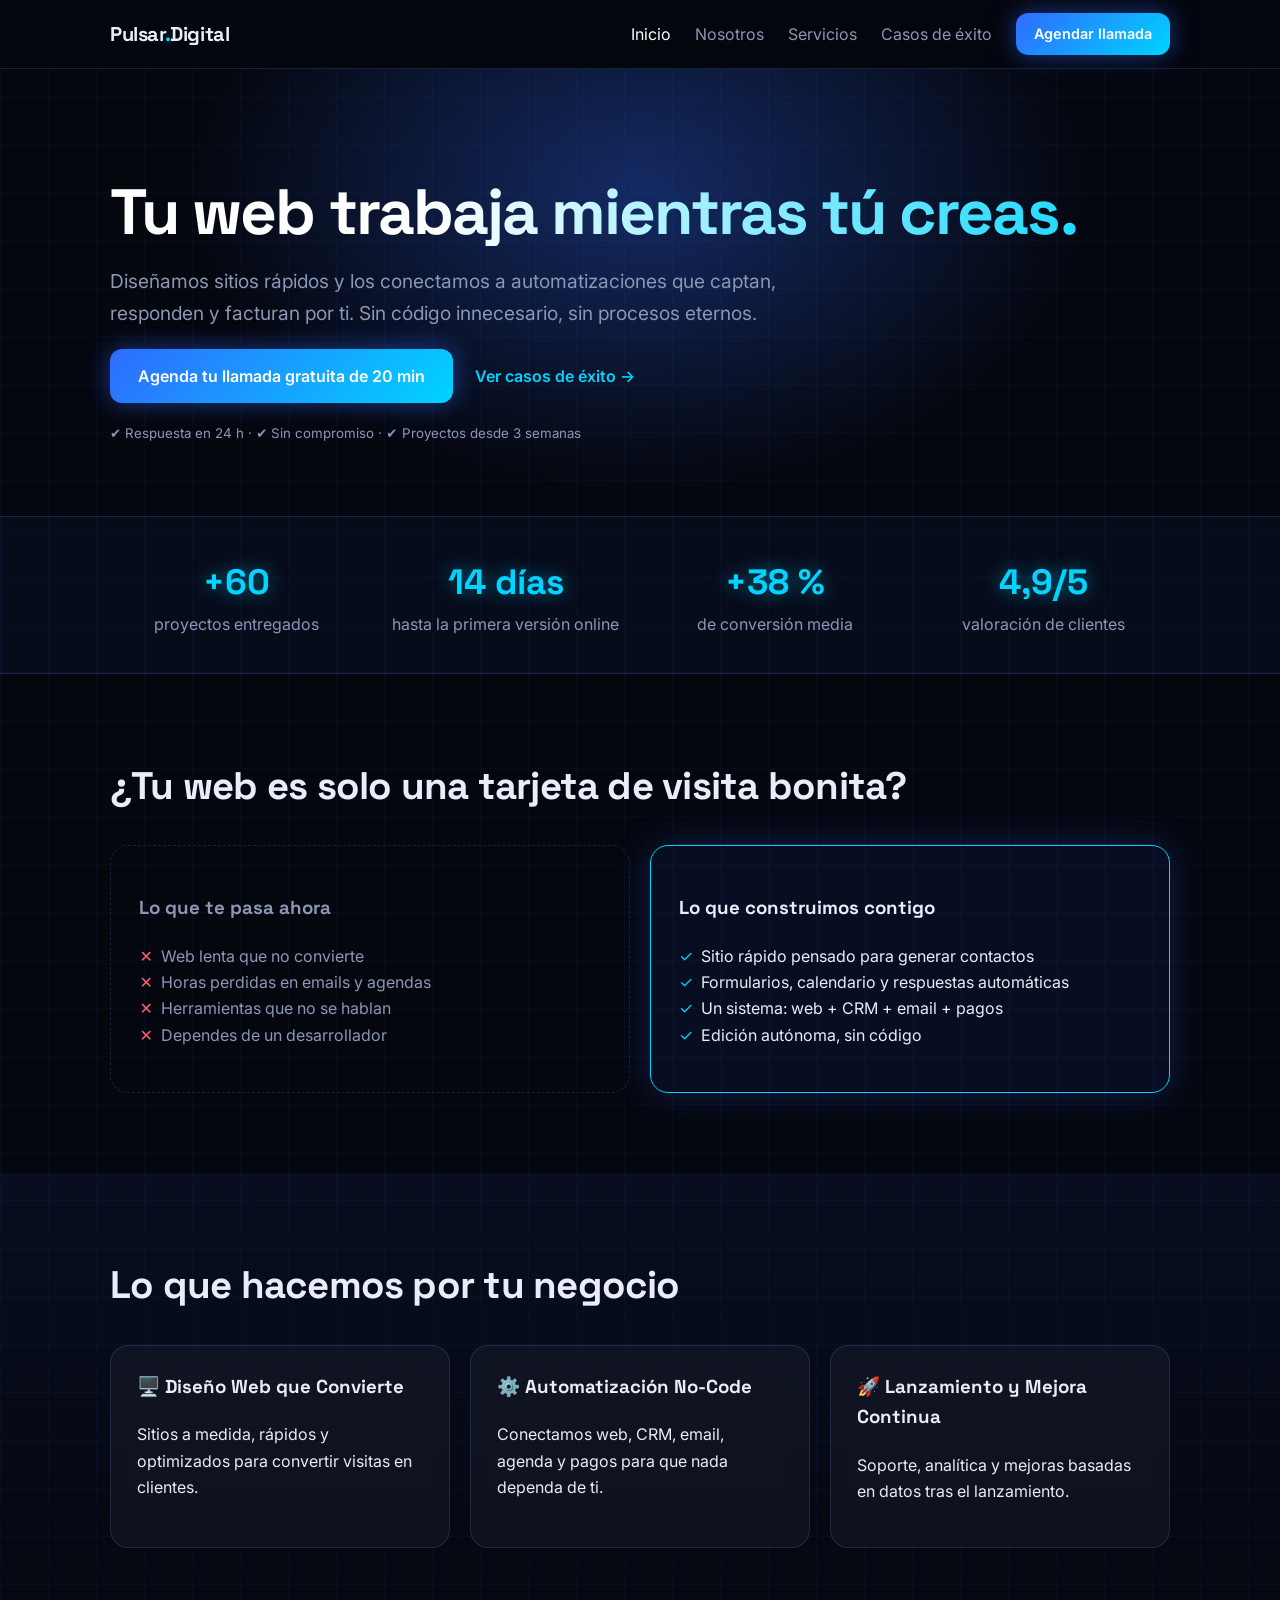
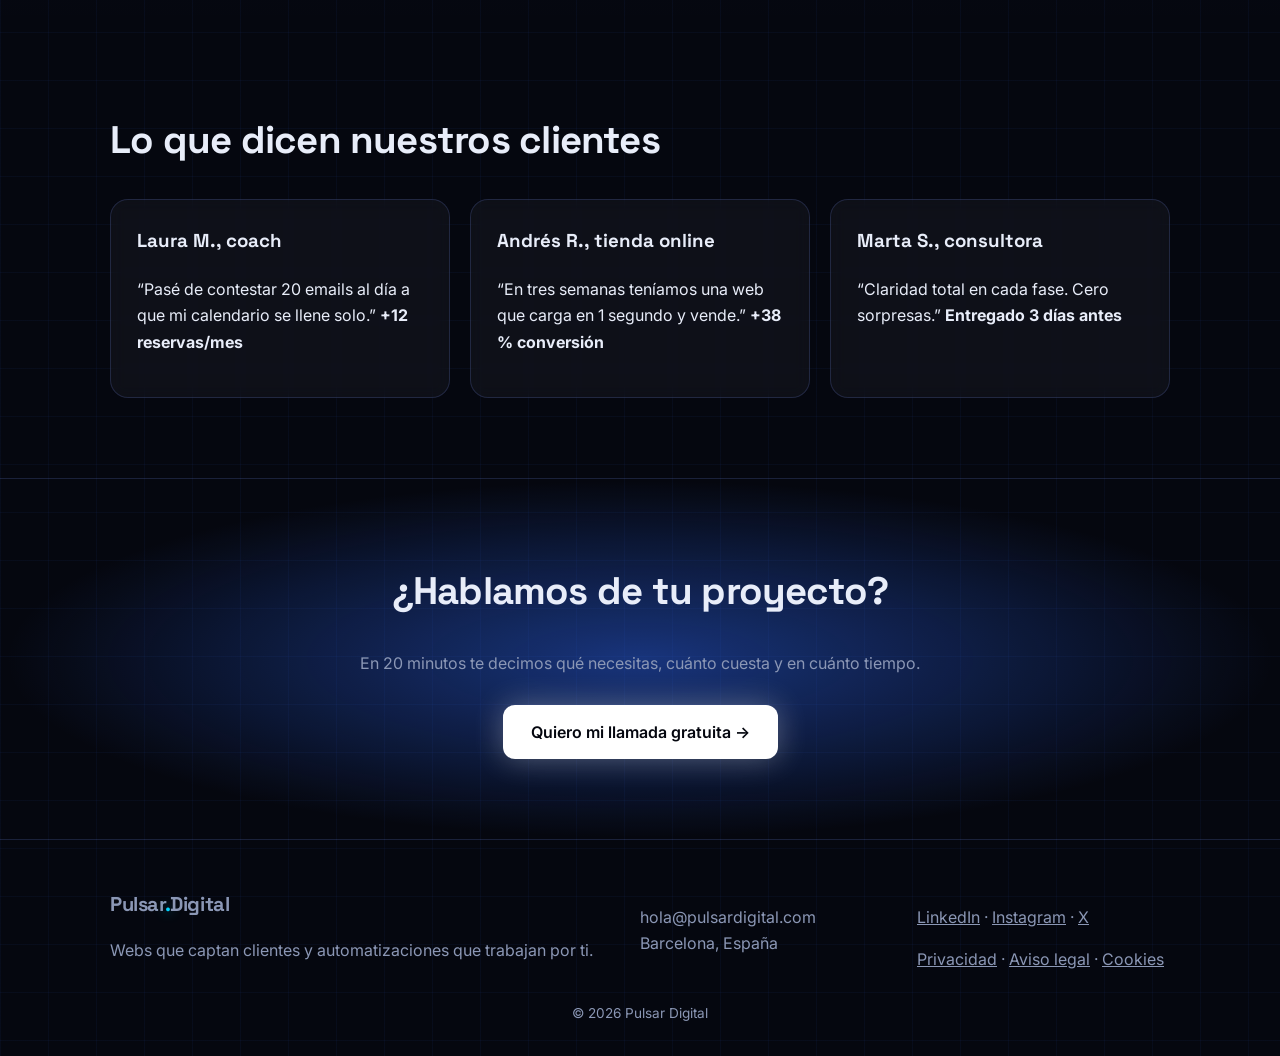
<file: index.html>
<!DOCTYPE html>
<html lang="es"><head><meta charset="utf-8">
<meta name="viewport" content="width=device-width,initial-scale=1">
<title>Webs que captan clientes | Pulsar Digital</title><meta name="description" content="Diseño web y automatización no-code para emprendedores y pymes.">
<link rel="preconnect" href="https://fonts.googleapis.com"><link rel="stylesheet" href="https://fonts.googleapis.com/css2?family=Inter:wght@400;500;600&family=Space+Grotesk:wght@500;700&display=swap"><link rel="stylesheet" href="css/styles.css"></head><body>
<header class="hd"><div class="wrap bar"><a class="logo" href="index.html">Pulsar<b>.</b>Digital</a>
<button id="mb" aria-label="Menú">☰</button><nav id="nav"><a href="index.html" class=on>Inicio</a><a href="nosotros.html">Nosotros</a><a href="servicios.html">Servicios</a><a href="casos.html">Casos de éxito</a><a class="btn sm" href="contacto.html">Agendar llamada</a></nav></div></header>
<main><section class="hero"><div class="wrap"><h1>Tu web trabaja mientras tú creas.</h1>
<p class="lead">Diseñamos sitios rápidos y los conectamos a automatizaciones que captan, responden y facturan por ti. Sin código innecesario, sin procesos eternos.</p>
<p><a class="btn" href="contacto.html">Agenda tu llamada gratuita de 20 min</a> <a class="lnk" href="casos.html">Ver casos de éxito →</a></p>
<small>✔ Respuesta en 24 h · ✔ Sin compromiso · ✔ Proyectos desde 3 semanas</small></div></section>
<section class="stats"><div class="wrap grid4"><div><b>+60</b>proyectos entregados</div><div><b>14 días</b>hasta la primera versión online</div><div><b>+38 %</b>de conversión media</div><div><b>4,9/5</b>valoración de clientes</div></div></section>
<section><div class="wrap"><h2>¿Tu web es solo una tarjeta de visita bonita?</h2>
<div class="vs"><div class="no"><h3>Lo que te pasa ahora</h3><ul><li>Web lenta que no convierte</li><li>Horas perdidas en emails y agendas</li><li>Herramientas que no se hablan</li><li>Dependes de un desarrollador</li></ul></div>
<div class="yes"><h3>Lo que construimos contigo</h3><ul><li>Sitio rápido pensado para generar contactos</li><li>Formularios, calendario y respuestas automáticas</li><li>Un sistema: web + CRM + email + pagos</li><li>Edición autónoma, sin código</li></ul></div></div></div></section>
<section class="alt"><div class="wrap"><h2>Lo que hacemos por tu negocio</h2><div class="grid"><article class="card"><h3>🖥️ Diseño Web que Convierte</h3><p>Sitios a medida, rápidos y optimizados para convertir visitas en clientes.</p></article><article class="card"><h3>⚙️ Automatización No-Code</h3><p>Conectamos web, CRM, email, agenda y pagos para que nada dependa de ti.</p></article><article class="card"><h3>🚀 Lanzamiento y Mejora Continua</h3><p>Soporte, analítica y mejoras basadas en datos tras el lanzamiento.</p></article></div></div></section>
<section><div class="wrap"><h2>Lo que dicen nuestros clientes</h2><div class="grid"><article class="card"><h3>Laura M., coach</h3><p>“Pasé de contestar 20 emails al día a que mi calendario se llene solo.” <b>+12 reservas/mes</b></p></article><article class="card"><h3>Andrés R., tienda online</h3><p>“En tres semanas teníamos una web que carga en 1 segundo y vende.” <b>+38 % conversión</b></p></article><article class="card"><h3>Marta S., consultora</h3><p>“Claridad total en cada fase. Cero sorpresas.” <b>Entregado 3 días antes</b></p></article></div></div></section>
<section class="cta"><div class="wrap"><h2>¿Hablamos de tu proyecto?</h2><p>En 20 minutos te decimos qué necesitas, cuánto cuesta y en cuánto tiempo.</p><a class="btn inv" href="contacto.html">Quiero mi llamada gratuita →</a></div></section></main>
<footer><div class="wrap ft"><div><a class="logo" href="index.html">Pulsar<b>.</b>Digital</a><p>Webs que captan clientes y automatizaciones que trabajan por ti.</p></div>
<div><p>hola@pulsardigital.com<br>Barcelona, España</p></div>
<div><p><a href="#">LinkedIn</a> · <a href="#">Instagram</a> · <a href="#">X</a></p><p><a href="#">Privacidad</a> · <a href="#">Aviso legal</a> · <a href="#">Cookies</a></p></div></div>
<p class="c">© <span id="y"></span> Pulsar Digital</p></footer>
<script src="js/main.js"></script></body></html>
</file>
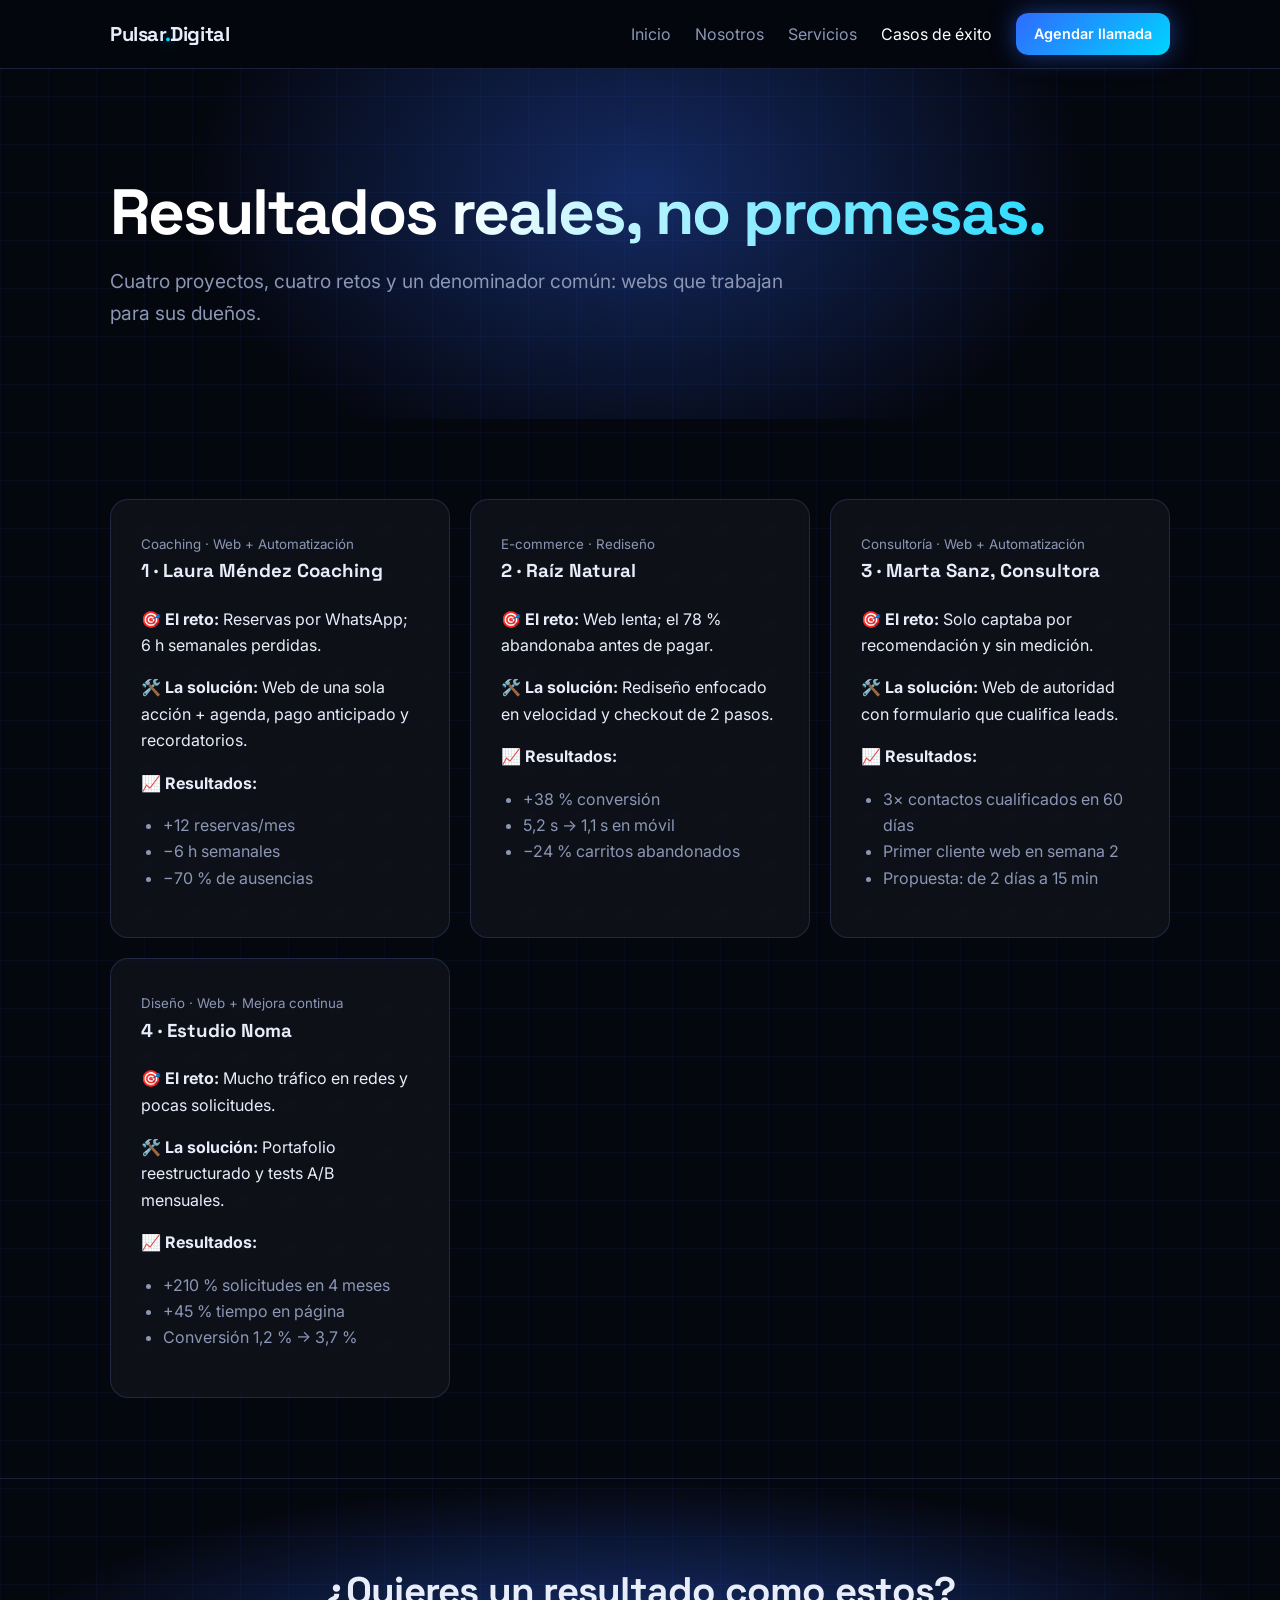
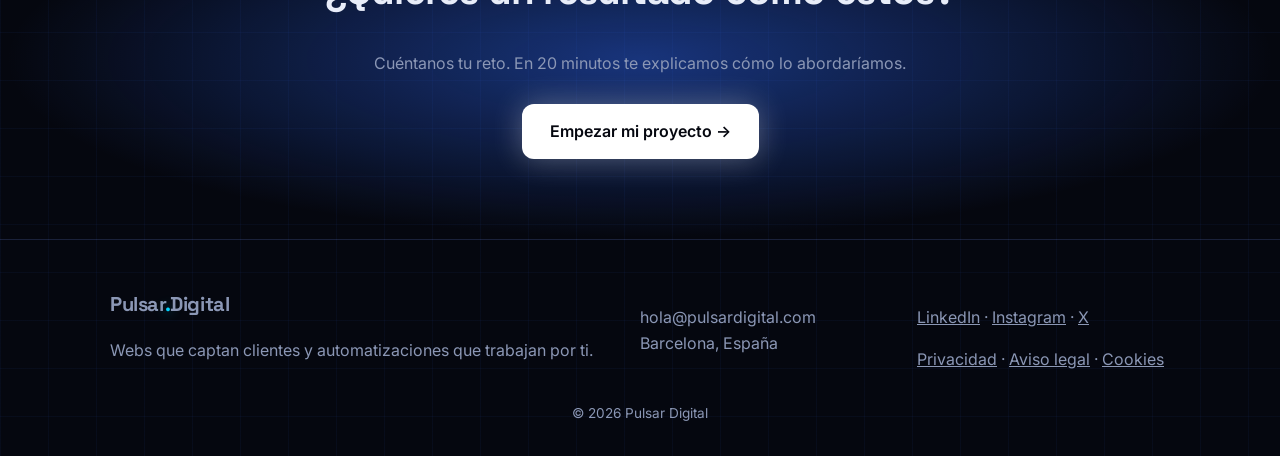
<file: casos.html>
<!DOCTYPE html>
<html lang="es"><head><meta charset="utf-8">
<meta name="viewport" content="width=device-width,initial-scale=1">
<title>Casos de éxito | Pulsar Digital</title><meta name="description" content="Proyectos reales con resultados medibles.">
<link rel="preconnect" href="https://fonts.googleapis.com"><link rel="stylesheet" href="https://fonts.googleapis.com/css2?family=Inter:wght@400;500;600&family=Space+Grotesk:wght@500;700&display=swap"><link rel="stylesheet" href="css/styles.css"></head><body>
<header class="hd"><div class="wrap bar"><a class="logo" href="index.html">Pulsar<b>.</b>Digital</a>
<button id="mb" aria-label="Menú">☰</button><nav id="nav"><a href="index.html">Inicio</a><a href="nosotros.html">Nosotros</a><a href="servicios.html">Servicios</a><a href="casos.html" class=on>Casos de éxito</a><a class="btn sm" href="contacto.html">Agendar llamada</a></nav></div></header>
<main><section class="hero"><div class="wrap"><h1>Resultados reales, no promesas.</h1><p class="lead">Cuatro proyectos, cuatro retos y un denominador común: webs que trabajan para sus dueños.</p></div></section>
<section><div class="wrap grid">
<article class="card big"><small>Coaching · Web + Automatización</small><h3>1 · Laura Méndez Coaching</h3><p><b>🎯 El reto:</b> Reservas por WhatsApp; 6 h semanales perdidas.</p><p><b>🛠️ La solución:</b> Web de una sola acción + agenda, pago anticipado y recordatorios.</p><p><b>📈 Resultados:</b></p><ul><li>+12 reservas/mes</li><li>−6 h semanales</li><li>−70 % de ausencias</li></ul></article>
<article class="card big"><small>E-commerce · Rediseño</small><h3>2 · Raíz Natural</h3><p><b>🎯 El reto:</b> Web lenta; el 78 % abandonaba antes de pagar.</p><p><b>🛠️ La solución:</b> Rediseño enfocado en velocidad y checkout de 2 pasos.</p><p><b>📈 Resultados:</b></p><ul><li>+38 % conversión</li><li>5,2 s → 1,1 s en móvil</li><li>−24 % carritos abandonados</li></ul></article>
<article class="card big"><small>Consultoría · Web + Automatización</small><h3>3 · Marta Sanz, Consultora</h3><p><b>🎯 El reto:</b> Solo captaba por recomendación y sin medición.</p><p><b>🛠️ La solución:</b> Web de autoridad con formulario que cualifica leads.</p><p><b>📈 Resultados:</b></p><ul><li>3× contactos cualificados en 60 días</li><li>Primer cliente web en semana 2</li><li>Propuesta: de 2 días a 15 min</li></ul></article>
<article class="card big"><small>Diseño · Web + Mejora continua</small><h3>4 · Estudio Noma</h3><p><b>🎯 El reto:</b> Mucho tráfico en redes y pocas solicitudes.</p><p><b>🛠️ La solución:</b> Portafolio reestructurado y tests A/B mensuales.</p><p><b>📈 Resultados:</b></p><ul><li>+210 % solicitudes en 4 meses</li><li>+45 % tiempo en página</li><li>Conversión 1,2 % → 3,7 %</li></ul></article>
</div></section>
<section class="cta"><div class="wrap"><h2>¿Quieres un resultado como estos?</h2><p>Cuéntanos tu reto. En 20 minutos te explicamos cómo lo abordaríamos.</p><a class="btn inv" href="contacto.html">Empezar mi proyecto →</a></div></section></main>
<footer><div class="wrap ft"><div><a class="logo" href="index.html">Pulsar<b>.</b>Digital</a><p>Webs que captan clientes y automatizaciones que trabajan por ti.</p></div>
<div><p>hola@pulsardigital.com<br>Barcelona, España</p></div>
<div><p><a href="#">LinkedIn</a> · <a href="#">Instagram</a> · <a href="#">X</a></p><p><a href="#">Privacidad</a> · <a href="#">Aviso legal</a> · <a href="#">Cookies</a></p></div></div>
<p class="c">© <span id="y"></span> Pulsar Digital</p></footer>
<script src="js/main.js"></script></body></html>
</file>
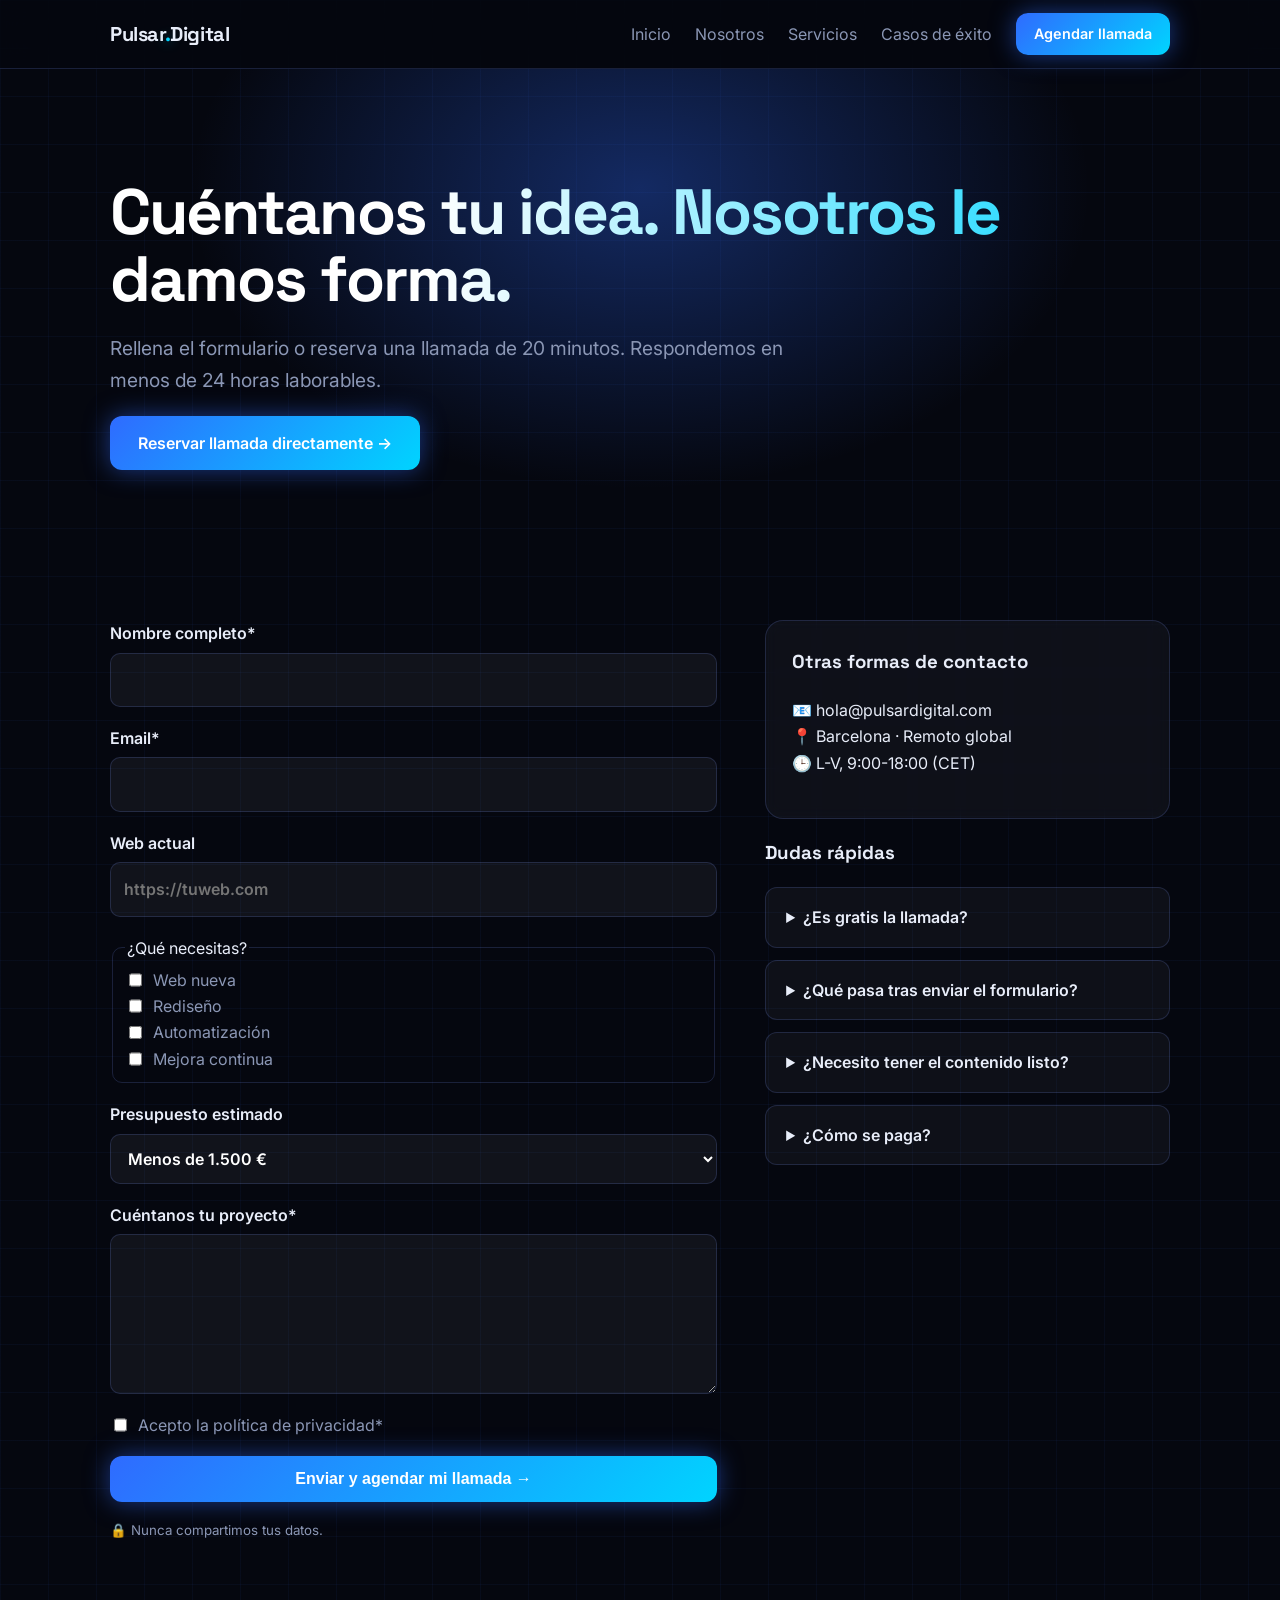
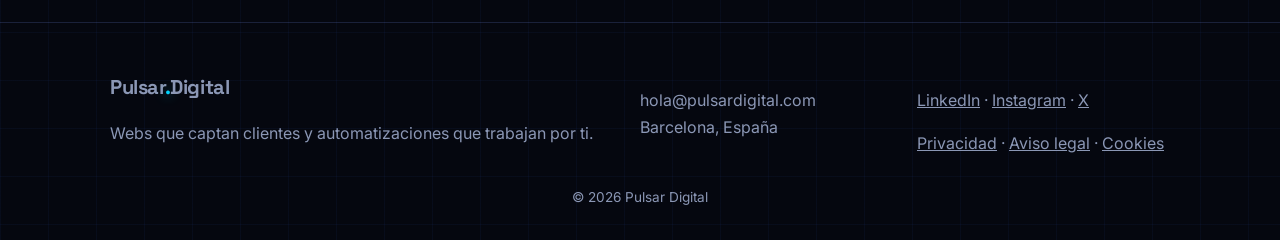
<file: contacto.html>
<!DOCTYPE html>
<html lang="es"><head><meta charset="utf-8">
<meta name="viewport" content="width=device-width,initial-scale=1">
<title>Contacto | Pulsar Digital</title><meta name="description" content="Agenda tu llamada gratuita de 20 minutos.">
<link rel="preconnect" href="https://fonts.googleapis.com"><link rel="stylesheet" href="https://fonts.googleapis.com/css2?family=Inter:wght@400;500;600&family=Space+Grotesk:wght@500;700&display=swap"><link rel="stylesheet" href="css/styles.css"></head><body>
<header class="hd"><div class="wrap bar"><a class="logo" href="index.html">Pulsar<b>.</b>Digital</a>
<button id="mb" aria-label="Menú">☰</button><nav id="nav"><a href="index.html">Inicio</a><a href="nosotros.html">Nosotros</a><a href="servicios.html">Servicios</a><a href="casos.html">Casos de éxito</a><a class="btn sm" href="contacto.html">Agendar llamada</a></nav></div></header>
<main><section class="hero"><div class="wrap"><h1>Cuéntanos tu idea. Nosotros le damos forma.</h1><p class="lead">Rellena el formulario o reserva una llamada de 20 minutos. Respondemos en menos de 24 horas laborables.</p>
<a class="btn" href="https://calendly.com/TU-USUARIO" target="_blank" rel="noopener">Reservar llamada directamente →</a></div></section>
<section><div class="wrap two"><form class="form" action="https://formspree.io/f/TU_ID" method="POST">
<label>Nombre completo*<input name="nombre" required></label>
<label>Email*<input type="email" name="email" required></label>
<label>Web actual<input type="url" name="url" placeholder="https://tuweb.com"></label>
<fieldset><legend>¿Qué necesitas?</legend><label><input type="checkbox" name="necesidad" value="web"> Web nueva</label><label><input type="checkbox" name="necesidad" value="rediseno"> Rediseño</label><label><input type="checkbox" name="necesidad" value="auto"> Automatización</label><label><input type="checkbox" name="necesidad" value="mejora"> Mejora continua</label></fieldset>
<label>Presupuesto estimado<select name="presupuesto"><option>Menos de 1.500 €</option><option>1.500-3.000 €</option><option>3.000-5.000 €</option><option>Más de 5.000 €</option><option>Prefiero hablarlo</option></select></label>
<label>Cuéntanos tu proyecto*<textarea name="mensaje" rows="5" required></textarea></label>
<label class="chk"><input type="checkbox" required> Acepto la política de privacidad*</label>
<button class="btn" type="submit">Enviar y agendar mi llamada →</button><small>🔒 Nunca compartimos tus datos.</small></form>
<aside><div class="card"><h3>Otras formas de contacto</h3><p>📧 hola@pulsardigital.com<br>📍 Barcelona · Remoto global<br>🕒 L-V, 9:00-18:00 (CET)</p></div>
<h3>Dudas rápidas</h3><details><summary>¿Es gratis la llamada?</summary><p>Sí, 20 minutos sin compromiso.</p></details><details><summary>¿Qué pasa tras enviar el formulario?</summary><p>Respondemos en 24 h; tras la llamada, propuesta en 48 h.</p></details><details><summary>¿Necesito tener el contenido listo?</summary><p>No, te ayudamos a definirlo y redactarlo.</p></details><details><summary>¿Cómo se paga?</summary><p>50 % al iniciar y 50 % a la entrega. Planes mensuales por adelantado.</p></details></aside></div></section></main>
<footer><div class="wrap ft"><div><a class="logo" href="index.html">Pulsar<b>.</b>Digital</a><p>Webs que captan clientes y automatizaciones que trabajan por ti.</p></div>
<div><p>hola@pulsardigital.com<br>Barcelona, España</p></div>
<div><p><a href="#">LinkedIn</a> · <a href="#">Instagram</a> · <a href="#">X</a></p><p><a href="#">Privacidad</a> · <a href="#">Aviso legal</a> · <a href="#">Cookies</a></p></div></div>
<p class="c">© <span id="y"></span> Pulsar Digital</p></footer>
<script src="js/main.js"></script></body></html>
</file>
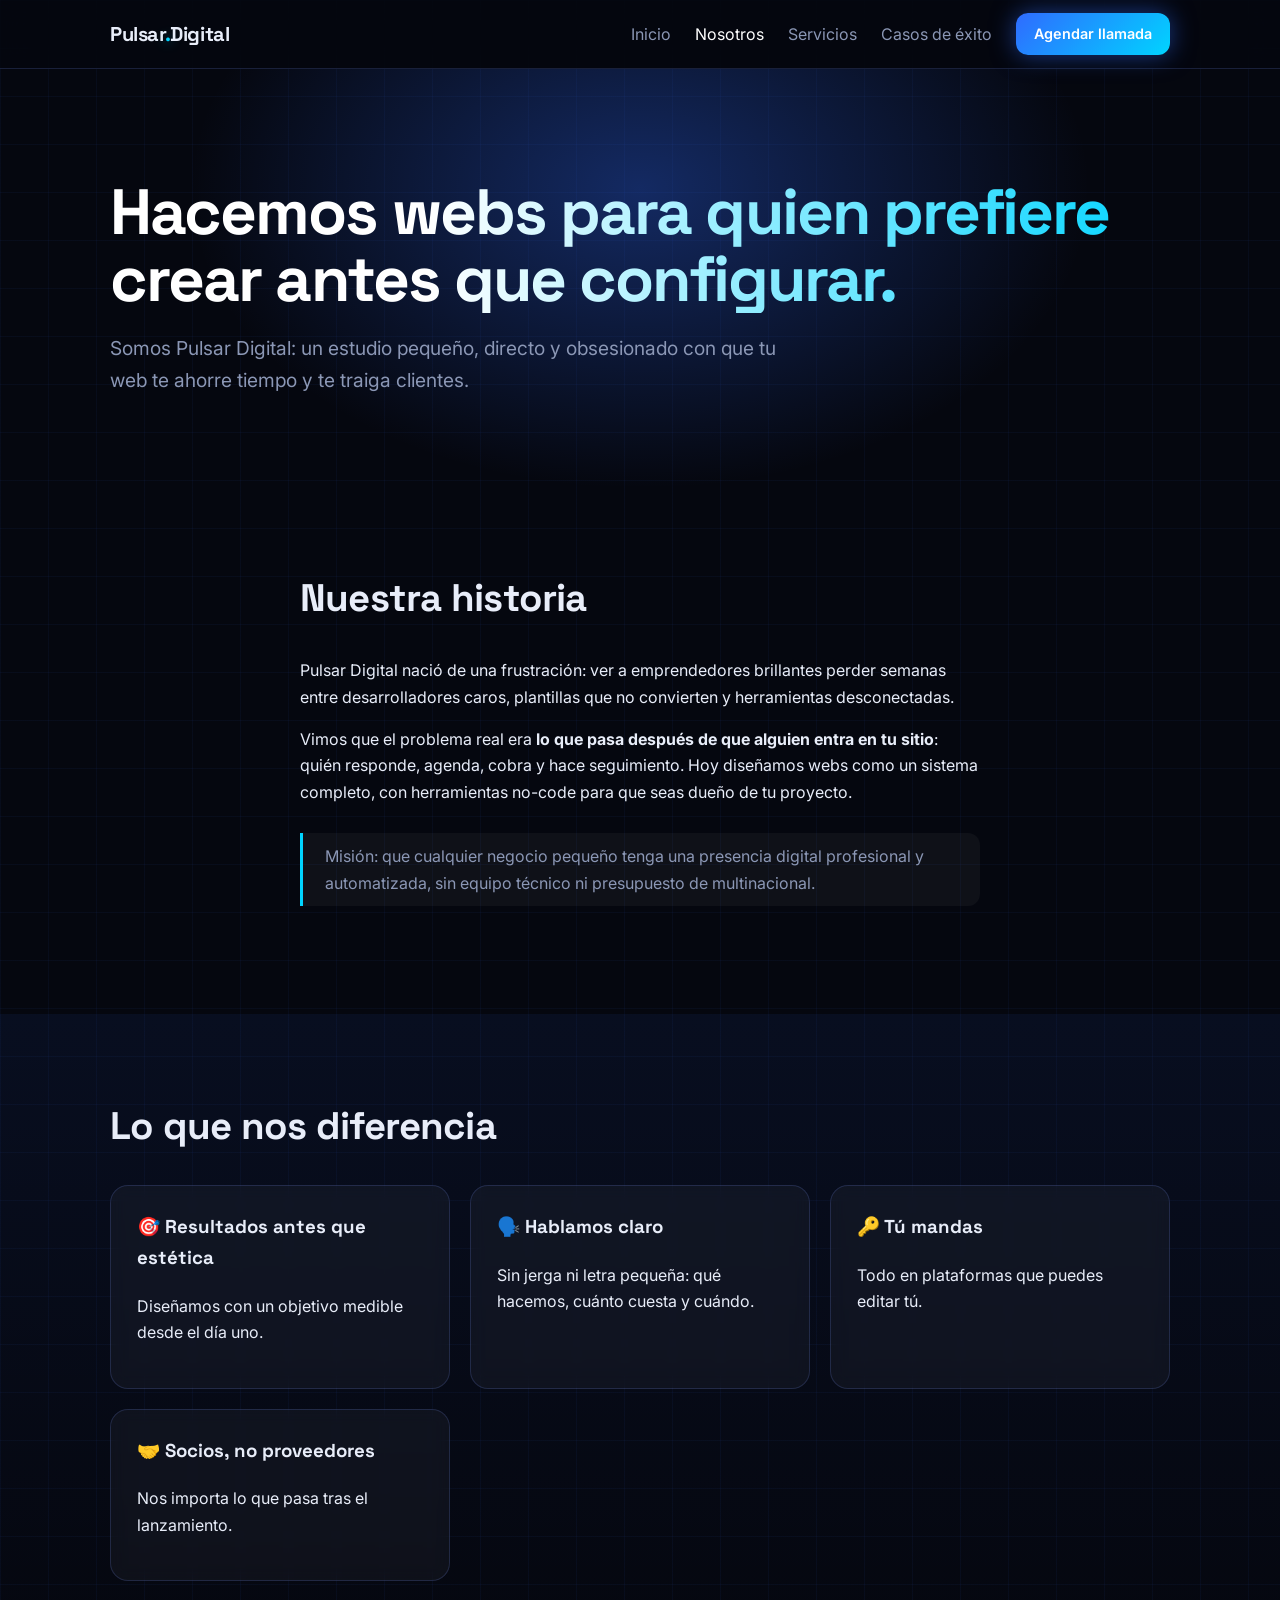
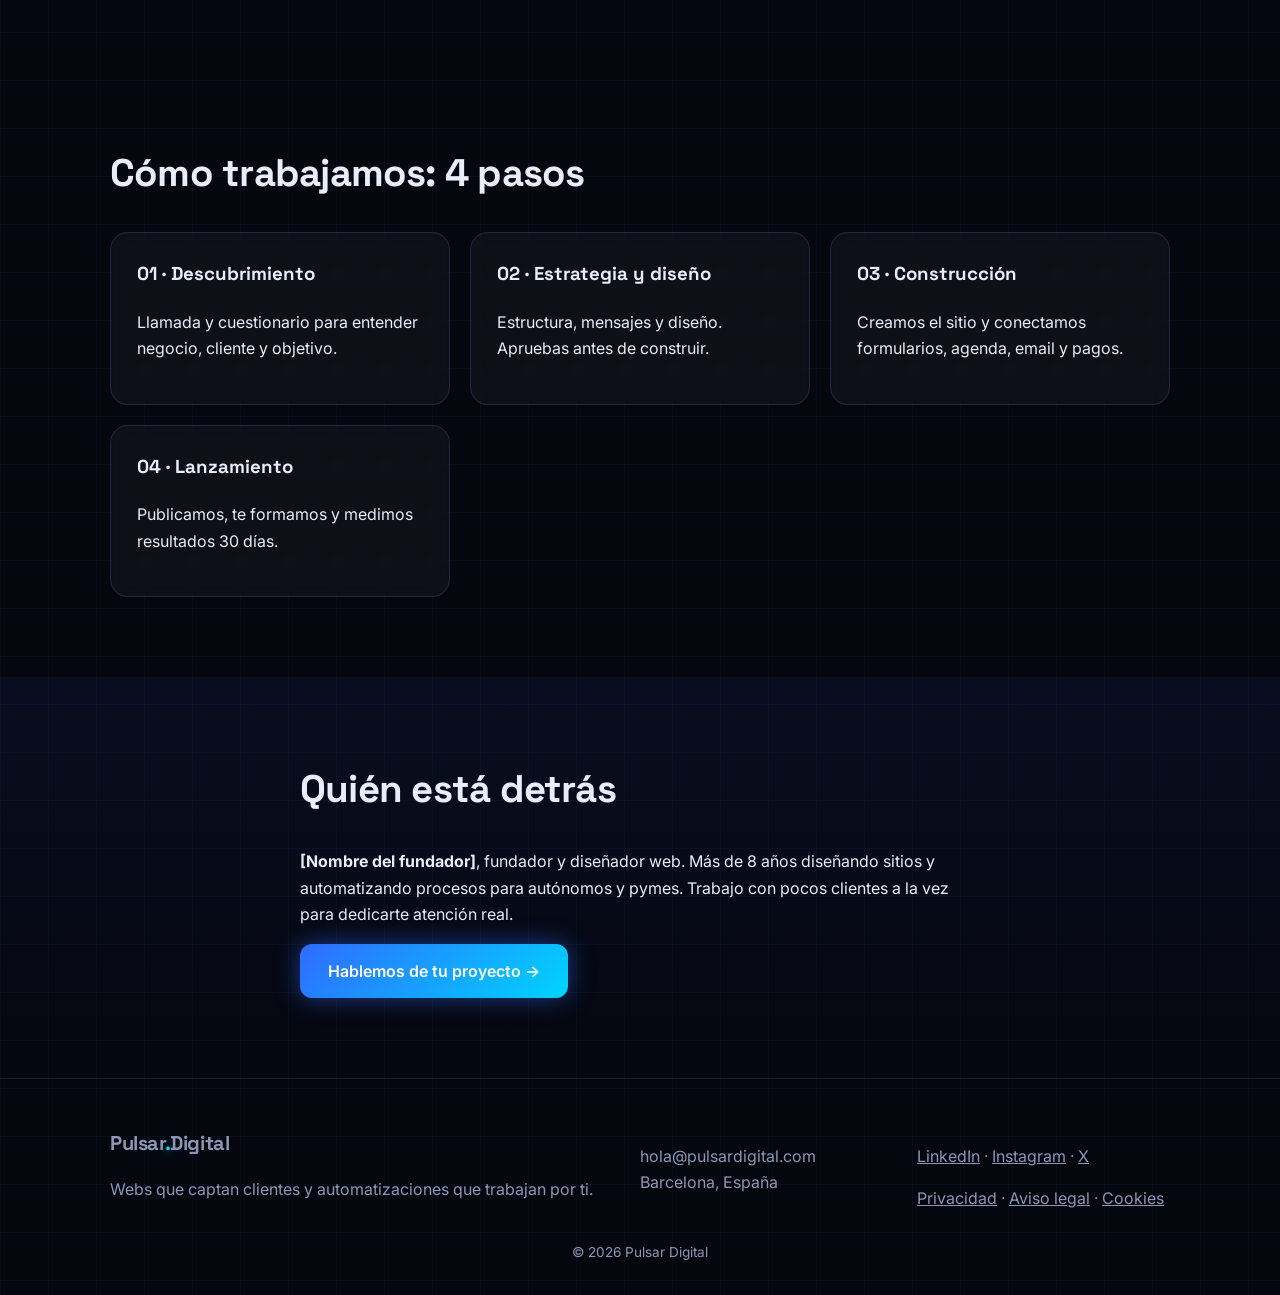
<file: nosotros.html>
<!DOCTYPE html>
<html lang="es"><head><meta charset="utf-8">
<meta name="viewport" content="width=device-width,initial-scale=1">
<title>Sobre nosotros | Pulsar Digital</title><meta name="description" content="Conoce al estudio detrás de Pulsar Digital.">
<link rel="preconnect" href="https://fonts.googleapis.com"><link rel="stylesheet" href="https://fonts.googleapis.com/css2?family=Inter:wght@400;500;600&family=Space+Grotesk:wght@500;700&display=swap"><link rel="stylesheet" href="css/styles.css"></head><body>
<header class="hd"><div class="wrap bar"><a class="logo" href="index.html">Pulsar<b>.</b>Digital</a>
<button id="mb" aria-label="Menú">☰</button><nav id="nav"><a href="index.html">Inicio</a><a href="nosotros.html" class=on>Nosotros</a><a href="servicios.html">Servicios</a><a href="casos.html">Casos de éxito</a><a class="btn sm" href="contacto.html">Agendar llamada</a></nav></div></header>
<main><section class="hero"><div class="wrap"><h1>Hacemos webs para quien prefiere crear antes que configurar.</h1><p class="lead">Somos Pulsar Digital: un estudio pequeño, directo y obsesionado con que tu web te ahorre tiempo y te traiga clientes.</p></div></section>
<section><div class="wrap narrow"><h2>Nuestra historia</h2><p>Pulsar Digital nació de una frustración: ver a emprendedores brillantes perder semanas entre desarrolladores caros, plantillas que no convierten y herramientas desconectadas.</p><p>Vimos que el problema real era <b>lo que pasa después de que alguien entra en tu sitio</b>: quién responde, agenda, cobra y hace seguimiento. Hoy diseñamos webs como un sistema completo, con herramientas no-code para que seas dueño de tu proyecto.</p><blockquote>Misión: que cualquier negocio pequeño tenga una presencia digital profesional y automatizada, sin equipo técnico ni presupuesto de multinacional.</blockquote></div></section>
<section class="alt"><div class="wrap"><h2>Lo que nos diferencia</h2><div class="grid"><article class="card"><h3>🎯 Resultados antes que estética</h3><p>Diseñamos con un objetivo medible desde el día uno.</p></article><article class="card"><h3>🗣️ Hablamos claro</h3><p>Sin jerga ni letra pequeña: qué hacemos, cuánto cuesta y cuándo.</p></article><article class="card"><h3>🔑 Tú mandas</h3><p>Todo en plataformas que puedes editar tú.</p></article><article class="card"><h3>🤝 Socios, no proveedores</h3><p>Nos importa lo que pasa tras el lanzamiento.</p></article></div></div></section>
<section><div class="wrap"><h2>Cómo trabajamos: 4 pasos</h2><div class="grid"><article class="card"><h3>01 · Descubrimiento</h3><p>Llamada y cuestionario para entender negocio, cliente y objetivo.</p></article><article class="card"><h3>02 · Estrategia y diseño</h3><p>Estructura, mensajes y diseño. Apruebas antes de construir.</p></article><article class="card"><h3>03 · Construcción</h3><p>Creamos el sitio y conectamos formularios, agenda, email y pagos.</p></article><article class="card"><h3>04 · Lanzamiento</h3><p>Publicamos, te formamos y medimos resultados 30 días.</p></article></div></div></section>
<section class="alt"><div class="wrap narrow"><h2>Quién está detrás</h2><p><b>[Nombre del fundador]</b>, fundador y diseñador web. Más de 8 años diseñando sitios y automatizando procesos para autónomos y pymes. Trabajo con pocos clientes a la vez para dedicarte atención real.</p><a class="btn" href="contacto.html">Hablemos de tu proyecto →</a></div></section></main>
<footer><div class="wrap ft"><div><a class="logo" href="index.html">Pulsar<b>.</b>Digital</a><p>Webs que captan clientes y automatizaciones que trabajan por ti.</p></div>
<div><p>hola@pulsardigital.com<br>Barcelona, España</p></div>
<div><p><a href="#">LinkedIn</a> · <a href="#">Instagram</a> · <a href="#">X</a></p><p><a href="#">Privacidad</a> · <a href="#">Aviso legal</a> · <a href="#">Cookies</a></p></div></div>
<p class="c">© <span id="y"></span> Pulsar Digital</p></footer>
<script src="js/main.js"></script></body></html>
</file>
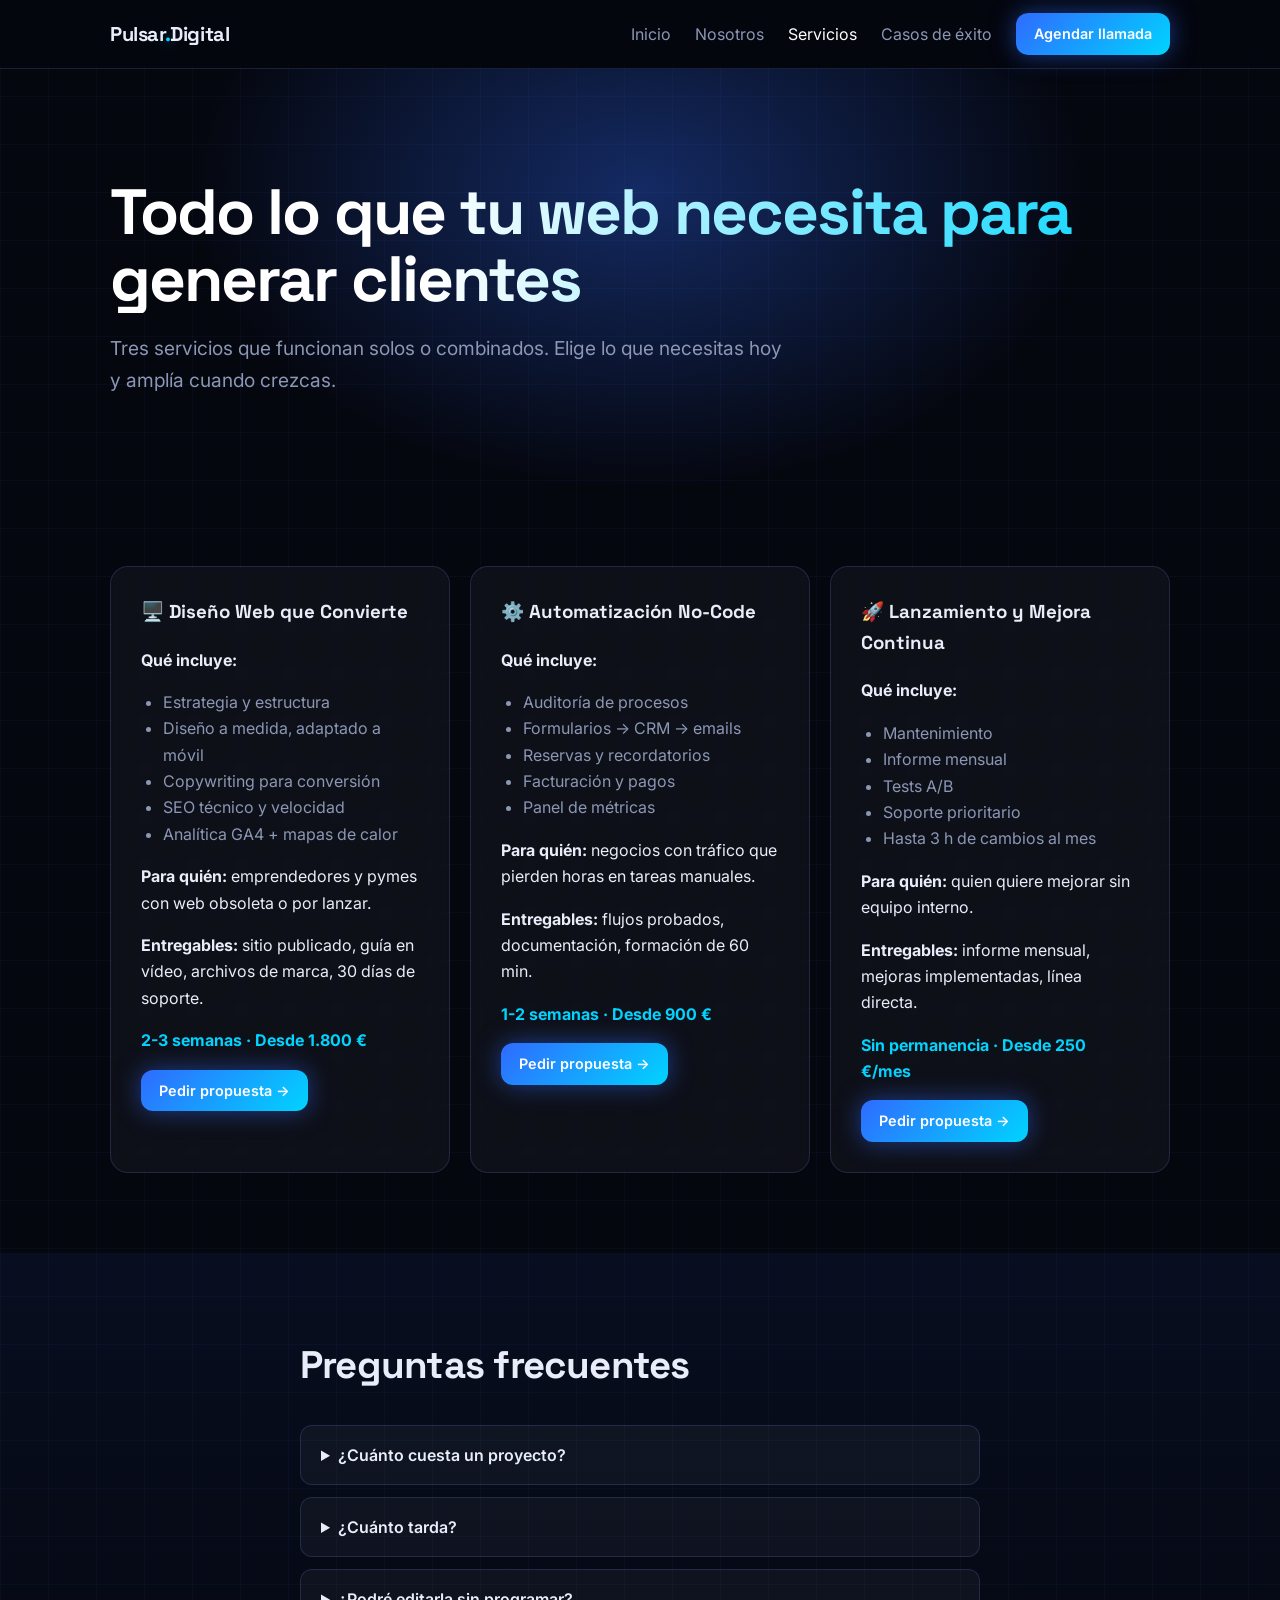
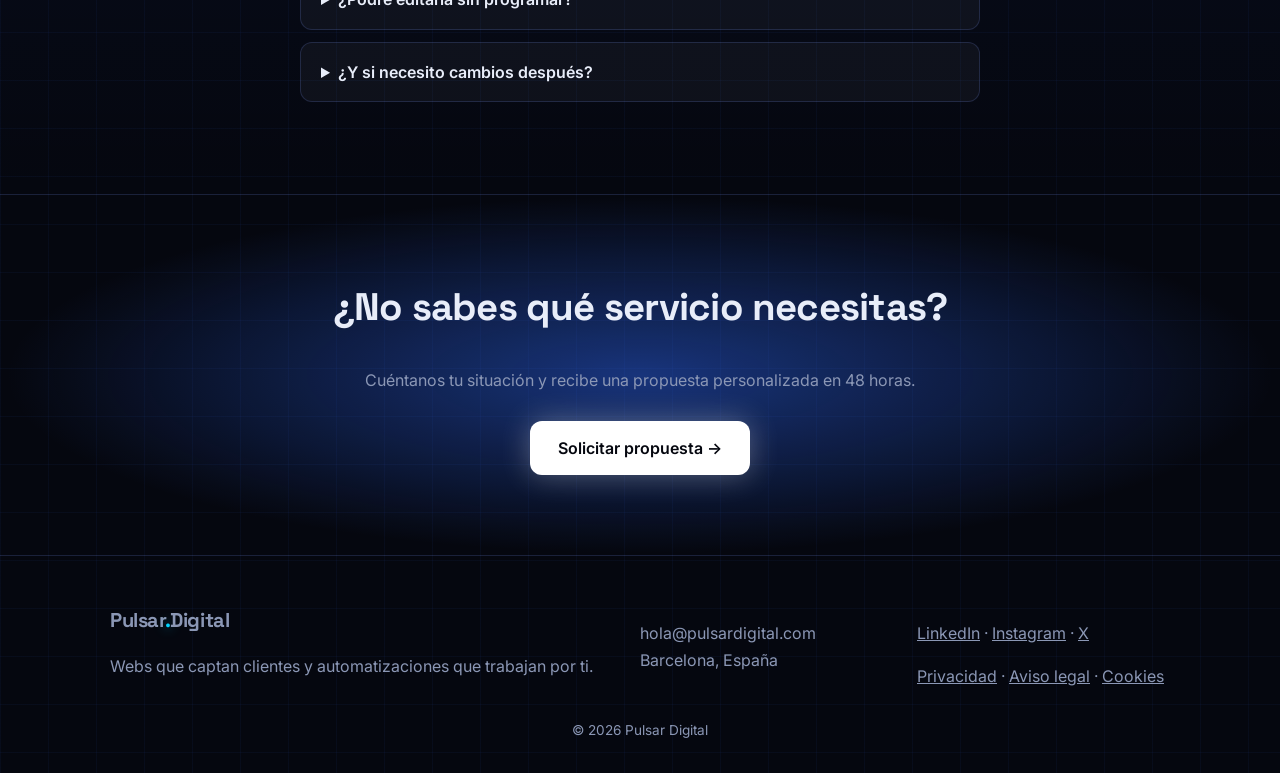
<file: servicios.html>
<!DOCTYPE html>
<html lang="es"><head><meta charset="utf-8">
<meta name="viewport" content="width=device-width,initial-scale=1">
<title>Servicios | Pulsar Digital</title><meta name="description" content="Diseño web, automatización no-code y mejora continua.">
<link rel="preconnect" href="https://fonts.googleapis.com"><link rel="stylesheet" href="https://fonts.googleapis.com/css2?family=Inter:wght@400;500;600&family=Space+Grotesk:wght@500;700&display=swap"><link rel="stylesheet" href="css/styles.css"></head><body>
<header class="hd"><div class="wrap bar"><a class="logo" href="index.html">Pulsar<b>.</b>Digital</a>
<button id="mb" aria-label="Menú">☰</button><nav id="nav"><a href="index.html">Inicio</a><a href="nosotros.html">Nosotros</a><a href="servicios.html" class=on>Servicios</a><a href="casos.html">Casos de éxito</a><a class="btn sm" href="contacto.html">Agendar llamada</a></nav></div></header>
<main><section class="hero"><div class="wrap"><h1>Todo lo que tu web necesita para generar clientes</h1><p class="lead">Tres servicios que funcionan solos o combinados. Elige lo que necesitas hoy y amplía cuando crezcas.</p></div></section>
<section><div class="wrap grid">
<article class="card big"><h3>🖥️ Diseño Web que Convierte</h3><p><b>Qué incluye:</b></p><ul><li>Estrategia y estructura</li><li>Diseño a medida, adaptado a móvil</li><li>Copywriting para conversión</li><li>SEO técnico y velocidad</li><li>Analítica GA4 + mapas de calor</li></ul><p><b>Para quién:</b> emprendedores y pymes con web obsoleta o por lanzar.</p><p><b>Entregables:</b> sitio publicado, guía en vídeo, archivos de marca, 30 días de soporte.</p><p class="pr">2-3 semanas · Desde 1.800 €</p><a class="btn sm" href="contacto.html">Pedir propuesta →</a></article>
<article class="card big"><h3>⚙️ Automatización No-Code</h3><p><b>Qué incluye:</b></p><ul><li>Auditoría de procesos</li><li>Formularios → CRM → emails</li><li>Reservas y recordatorios</li><li>Facturación y pagos</li><li>Panel de métricas</li></ul><p><b>Para quién:</b> negocios con tráfico que pierden horas en tareas manuales.</p><p><b>Entregables:</b> flujos probados, documentación, formación de 60 min.</p><p class="pr">1-2 semanas · Desde 900 €</p><a class="btn sm" href="contacto.html">Pedir propuesta →</a></article>
<article class="card big"><h3>🚀 Lanzamiento y Mejora Continua</h3><p><b>Qué incluye:</b></p><ul><li>Mantenimiento</li><li>Informe mensual</li><li>Tests A/B</li><li>Soporte prioritario</li><li>Hasta 3 h de cambios al mes</li></ul><p><b>Para quién:</b> quien quiere mejorar sin equipo interno.</p><p><b>Entregables:</b> informe mensual, mejoras implementadas, línea directa.</p><p class="pr">Sin permanencia · Desde 250 €/mes</p><a class="btn sm" href="contacto.html">Pedir propuesta →</a></article>
</div></section>
<section class="alt"><div class="wrap narrow"><h2>Preguntas frecuentes</h2><details><summary>¿Cuánto cuesta un proyecto?</summary><p>Una web esencial desde 1.800 €; con automatizaciones, entre 2.500 € y 5.000 €. Propuesta cerrada, sin costes ocultos.</p></details><details><summary>¿Cuánto tarda?</summary><p>Entre 2 y 4 semanas, según la rapidez con la que aportes contenidos y apruebes fases.</p></details><details><summary>¿Podré editarla sin programar?</summary><p>Sí. Usamos plataformas no-code y te damos formación en vídeo.</p></details><details><summary>¿Y si necesito cambios después?</summary><p>Incluimos 30 días de soporte; luego, plan mensual o ajustes por horas.</p></details></div></section>
<section class="cta"><div class="wrap"><h2>¿No sabes qué servicio necesitas?</h2><p>Cuéntanos tu situación y recibe una propuesta personalizada en 48 horas.</p><a class="btn inv" href="contacto.html">Solicitar propuesta →</a></div></section></main>
<footer><div class="wrap ft"><div><a class="logo" href="index.html">Pulsar<b>.</b>Digital</a><p>Webs que captan clientes y automatizaciones que trabajan por ti.</p></div>
<div><p>hola@pulsardigital.com<br>Barcelona, España</p></div>
<div><p><a href="#">LinkedIn</a> · <a href="#">Instagram</a> · <a href="#">X</a></p><p><a href="#">Privacidad</a> · <a href="#">Aviso legal</a> · <a href="#">Cookies</a></p></div></div>
<p class="c">© <span id="y"></span> Pulsar Digital</p></footer>
<script src="js/main.js"></script></body></html>
</file>
<file: css/styles.css>
:root{--bg:#05070f;--fg:#e8edf9;--mut:#8b97b5;--pri:#2f6bff;--glow:#00d4ff;--card:rgba(255,255,255,.04);--bd:rgba(120,150,255,.18)}
*{box-sizing:border-box}html{scroll-behavior:smooth}
body{margin:0;font:16px/1.65 Inter,system-ui,sans-serif;background:var(--bg);color:var(--fg);background-image:linear-gradient(rgba(47,107,255,.05) 1px,transparent 1px),linear-gradient(90deg,rgba(47,107,255,.05) 1px,transparent 1px);background-size:48px 48px}
h1,h2,h3,.logo,.grid4 b{font-family:'Space Grotesk',sans-serif}
.wrap{max-width:1100px;margin:auto;padding:0 20px}.narrow{max-width:720px}
section{padding:80px 0;position:relative}.alt{background:linear-gradient(180deg,rgba(47,107,255,.07),transparent)}
h1{font-size:clamp(2.2rem,6vw,4rem);line-height:1.05;margin:0 0 20px;letter-spacing:-.03em;background:linear-gradient(90deg,#fff 30%,var(--glow));-webkit-background-clip:text;background-clip:text;color:transparent}
h2{font-size:clamp(1.6rem,3.5vw,2.4rem);margin:0 0 28px;letter-spacing:-.02em}
.lead{font-size:1.2rem;color:var(--mut);max-width:680px}a{color:inherit}small{color:var(--mut)}
.hd{position:sticky;top:0;background:rgba(5,7,15,.75);backdrop-filter:blur(14px);border-bottom:1px solid var(--bd);z-index:9}
.bar{display:flex;align-items:center;justify-content:space-between;height:68px}
.logo{font-weight:700;text-decoration:none;font-size:1.25rem;letter-spacing:-.02em}.logo b{color:var(--glow);text-shadow:0 0 12px var(--glow)}
nav{display:flex;gap:24px;align-items:center}nav a{text-decoration:none;color:var(--mut);transition:.2s}nav a:hover,nav a.on{color:#fff}#mb{display:none;background:none;border:0;font-size:1.5rem;color:#fff}
.btn{display:inline-block;background:linear-gradient(135deg,var(--pri),var(--glow));color:#fff!important;padding:14px 28px;border-radius:12px;font-weight:600;text-decoration:none;border:0;cursor:pointer;font-size:1rem;box-shadow:0 0 24px rgba(47,107,255,.5);transition:.25s}
.btn:hover{transform:translateY(-2px);box-shadow:0 0 40px rgba(0,212,255,.7)}.btn.sm{padding:9px 18px;font-size:.9rem}
.btn.inv{background:#fff;color:#05070f!important;box-shadow:0 0 30px rgba(255,255,255,.3)}
.lnk{margin-left:18px;font-weight:600;text-decoration:none;color:var(--glow)}
.hero{padding:110px 0 70px;overflow:hidden}.hero::before{content:"";position:absolute;top:-180px;left:50%;width:900px;height:600px;transform:translateX(-50%);background:radial-gradient(closest-side,rgba(47,107,255,.35),transparent);pointer-events:none}
.hero .wrap{position:relative}
.stats{padding:36px 0;border-block:1px solid var(--bd);background:rgba(47,107,255,.05)}
.grid4{display:grid;grid-template-columns:repeat(4,1fr);gap:16px;text-align:center;color:var(--mut)}.grid4 b{display:block;font-size:2.2rem;color:var(--glow);text-shadow:0 0 18px rgba(0,212,255,.5)}
.grid{display:grid;grid-template-columns:repeat(auto-fit,minmax(260px,1fr));gap:20px}
.card{border:1px solid var(--bd);border-radius:18px;padding:26px;background:var(--card);backdrop-filter:blur(8px);transition:.3s}
.card:hover{border-color:var(--glow);transform:translateY(-4px);box-shadow:0 0 32px rgba(47,107,255,.3)}.card h3{margin-top:0}.card.big{padding:30px}.card li{color:var(--mut)}.pr{color:var(--glow);font-weight:700}
.vs{display:grid;grid-template-columns:1fr 1fr;gap:20px}.vs>div{padding:28px;border-radius:18px}.no{border:1px dashed var(--bd);color:var(--mut)}.yes{border:1px solid var(--glow);background:rgba(47,107,255,.08);box-shadow:0 0 36px rgba(47,107,255,.25)}
.no li::marker{content:"✕  ";color:#ff5d73}.yes li::marker{content:"✓  ";color:var(--glow)}ul{padding-left:22px}
blockquote{border-left:3px solid var(--glow);margin:28px 0;padding:10px 22px;color:var(--mut);background:var(--card);border-radius:0 12px 12px 0}
.cta{text-align:center;background:radial-gradient(ellipse at center,rgba(47,107,255,.45),transparent 70%);border-top:1px solid var(--bd)}.cta p{color:var(--mut);max-width:600px;margin:0 auto 28px}
details{border:1px solid var(--bd);border-radius:12px;padding:16px 20px;margin-bottom:12px;background:var(--card)}details[open]{border-color:var(--glow)}summary{cursor:pointer;font-weight:600}details p{color:var(--mut);margin-bottom:0}
.two{display:grid;grid-template-columns:3fr 2fr;gap:48px}.form{display:grid;gap:18px}label{display:grid;gap:6px;font-weight:600}.chk,fieldset label{display:flex;gap:8px;font-weight:400;color:var(--mut)}
input,select,textarea{font:inherit;padding:13px;border:1px solid var(--bd);border-radius:10px;background:rgba(255,255,255,.05);color:#fff}
input:focus,select:focus,textarea:focus{outline:0;border-color:var(--glow);box-shadow:0 0 0 3px rgba(0,212,255,.2)}input[type=checkbox]{padding:0}select option{background:#0b1120}fieldset{border:1px solid var(--bd);border-radius:10px}
footer{border-top:1px solid var(--bd);padding:48px 0 18px;color:var(--mut)}.ft{display:grid;grid-template-columns:2fr 1fr 1fr;gap:24px}.c{text-align:center;font-size:.85rem}
@media(max-width:760px){#mb{display:block}nav{display:none;position:absolute;top:68px;left:0;right:0;background:#05070f;flex-direction:column;padding:22px;border-bottom:1px solid var(--bd)}nav.open{display:flex}.grid4,.vs,.two,.ft{grid-template-columns:1fr}section{padding:56px 0}.hero{padding:70px 0 40px}}
</file>
